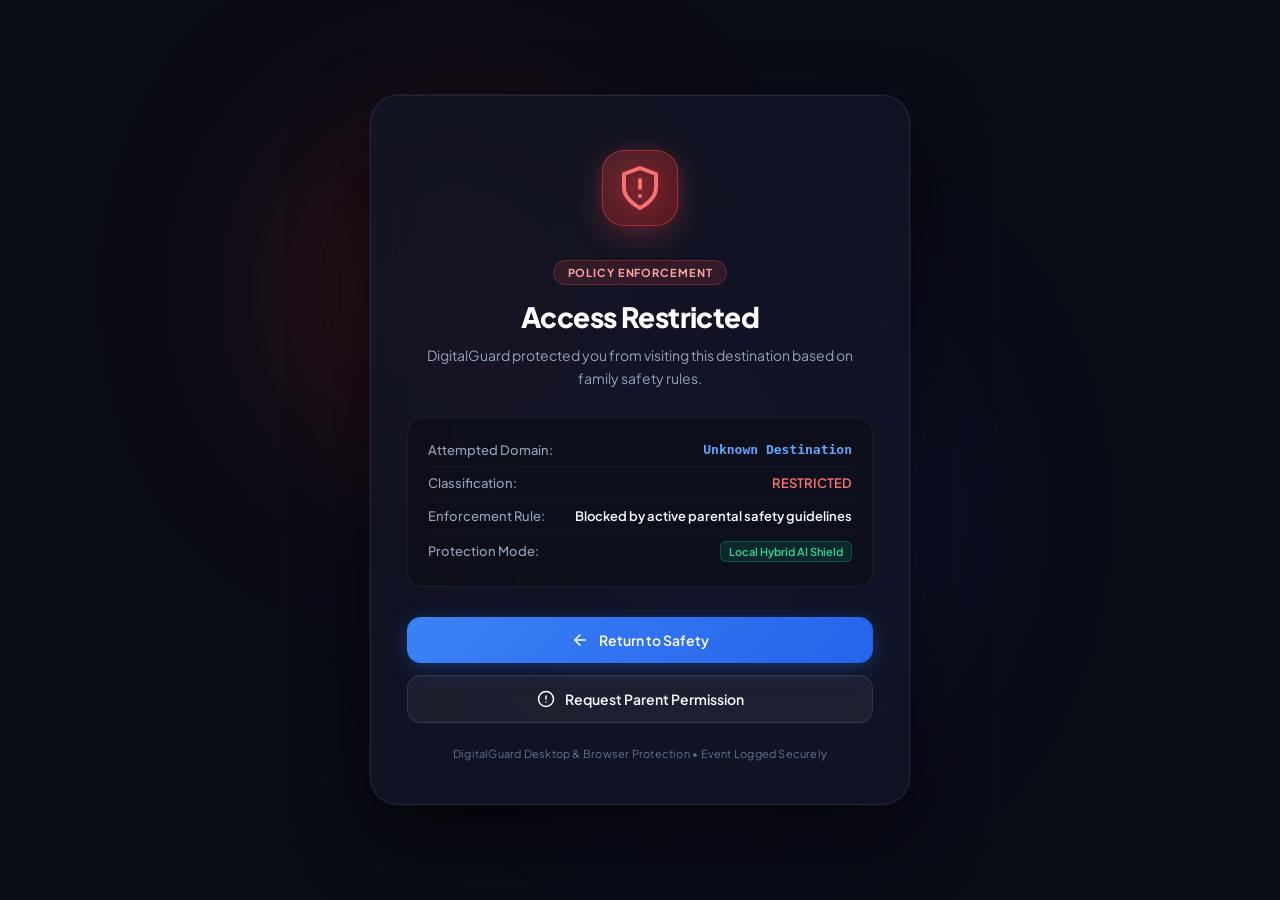
<file: PROJECT/digitalguard/browser-extension/content/blocked.html>
<!DOCTYPE html>
<html lang="en">
<head>
  <meta charset="UTF-8">
  <meta name="viewport" content="width=device-width, initial-scale=1.0">
  <title>DigitalGuard — Access Blocked</title>
  <link rel="stylesheet" href="blocked.css">
  <link rel="preconnect" href="https://fonts.googleapis.com">
  <link rel="preconnect" href="https://fonts.gstatic.com" crossorigin>
  <link href="https://fonts.googleapis.com/css2?family=Plus+Jakarta+Sans:wght@400;500;600;700;800&display=swap" rel="stylesheet">
</head>
<body>
  <div class="background-mesh">
    <div class="glow-orb orb-1"></div>
    <div class="glow-orb orb-2"></div>
  </div>

  <main class="blocked-container">
    <div class="shield-badge">
      <div class="shield-halo"></div>
      <div class="shield-icon">
        <svg width="48" height="48" viewBox="0 0 24 24" fill="none" stroke="currentColor" stroke-width="2" stroke-linecap="round" stroke-linejoin="round">
          <path d="M12 22s8-4 8-10V5l-8-3-8 3v7c0 6 8 10 8 10z"/>
          <path d="M12 8v4"/>
          <path d="M12 16h.01"/>
        </svg>
      </div>
    </div>

    <div class="header-section">
      <span class="status-pill" id="threatPill">POLICY ENFORCEMENT</span>
      <h1 class="main-title">Access Restricted</h1>
      <p class="subtitle">DigitalGuard protected you from visiting this destination based on family safety rules.</p>
    </div>

    <div class="details-card">
      <div class="detail-row">
        <span class="detail-label">Attempted Domain:</span>
        <span class="detail-value domain-text" id="domainText">domain.com</span>
      </div>
      <div class="detail-row">
        <span class="detail-label">Classification:</span>
        <span class="detail-value highlight-category" id="categoryText">Adult / Unsafe</span>
      </div>
      <div class="detail-row" id="reasonRow">
        <span class="detail-label">Enforcement Rule:</span>
        <span class="detail-value" id="reasonText">Blocked by parental security policy</span>
      </div>
      <div class="detail-row">
        <span class="detail-label">Protection Mode:</span>
        <span class="detail-value badge-local">Local Hybrid AI Shield</span>
      </div>
    </div>

    <div class="actions-section">
      <button class="btn btn-primary" id="btnBack">
        <svg width="18" height="18" viewBox="0 0 24 24" fill="none" stroke="currentColor" stroke-width="2" stroke-linecap="round" stroke-linejoin="round">
          <line x1="19" y1="12" x2="5" y2="12"></line>
          <polyline points="12 19 5 12 12 5"></polyline>
        </svg>
        Return to Safety
      </button>

      <button class="btn btn-secondary" id="btnRequestAccess">
        <svg width="18" height="18" viewBox="0 0 24 24" fill="none" stroke="currentColor" stroke-width="2" stroke-linecap="round" stroke-linejoin="round">
          <circle cx="12" cy="12" r="10"></circle>
          <line x1="12" y1="8" x2="12" y2="12"></line>
          <line x1="12" y1="16" x2="12.01" y2="16"></line>
        </svg>
        Request Parent Permission
      </button>
    </div>

    <div id="requestSentAlert" class="request-feedback" style="display: none;">
      <svg width="16" height="16" viewBox="0 0 24 24" fill="none" stroke="#10b981" stroke-width="2">
        <polyline points="20 6 9 17 4 12"></polyline>
      </svg>
      <span>Notification dispatched to your parent's DigitalGuard dashboard.</span>
    </div>

    <footer class="footer-note">
      <span>DigitalGuard Desktop & Browser Protection &bull; Event Logged Securely</span>
    </footer>
  </main>

  <script>
    // Extract parameters from URL
    const params = new URLSearchParams(window.location.search);
    const domain = params.get('domain') || 'Unknown Destination';
    const category = params.get('category') || 'Restricted';
    const reason = params.get('reason') || 'Blocked by active parental safety guidelines';

    document.getElementById('domainText').textContent = domain;
    document.getElementById('categoryText').textContent = category.toUpperCase();
    document.getElementById('reasonText').textContent = reason;

    if (category.toLowerCase().includes('phish') || category.toLowerCase().includes('malware')) {
      const pill = document.getElementById('threatPill');
      pill.textContent = 'CRITICAL THREAT DETECTED';
      pill.classList.add('pill-threat');
    }

    document.getElementById('btnBack').addEventListener('click', () => {
      if (window.history.length > 1) {
        window.history.back();
      } else {
        window.location.href = 'https://www.google.com';
      }
    });

    document.getElementById('btnRequestAccess').addEventListener('click', () => {
      const btn = document.getElementById('btnRequestAccess');
      btn.disabled = true;
      btn.textContent = 'Requesting...';
      setTimeout(() => {
        btn.style.display = 'none';
        document.getElementById('requestSentAlert').style.display = 'flex';
      }, 700);
    });
  </script>
</body>
</html>
</file>
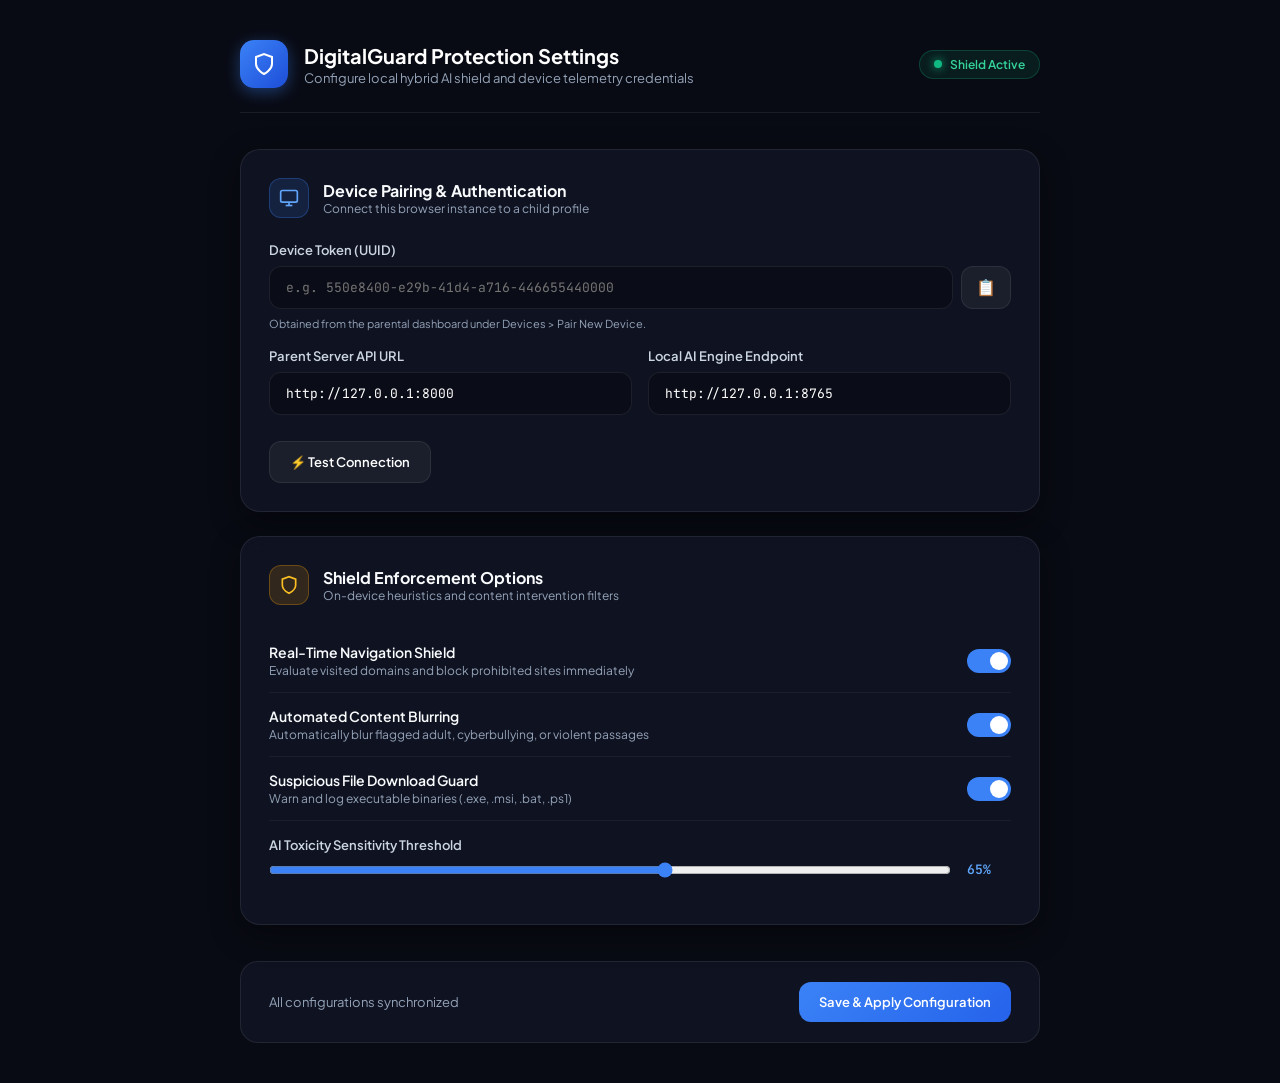
<file: PROJECT/digitalguard/browser-extension/options/options.html>
<!DOCTYPE html>
<html lang="en">
<head>
  <meta charset="UTF-8">
  <meta name="viewport" content="width=device-width, initial-scale=1.0">
  <title>DigitalGuard — Extension Settings</title>
  <link rel="stylesheet" href="options.css">
  <link rel="preconnect" href="https://fonts.googleapis.com">
  <link rel="preconnect" href="https://fonts.gstatic.com" crossorigin>
  <link href="https://fonts.googleapis.com/css2?family=Plus+Jakarta+Sans:wght@400;500;600;700;800&family=JetBrains+Mono:wght@400;600&display=swap" rel="stylesheet">
</head>
<body>
  <div class="layout-wrapper">
    <header class="settings-header">
      <div class="brand">
        <div class="brand-badge">
          <svg width="24" height="24" viewBox="0 0 24 24" fill="none" stroke="currentColor" stroke-width="2">
            <path d="M12 22s8-4 8-10V5l-8-3-8 3v7c0 6 8 10 8 10z"/>
          </svg>
        </div>
        <div>
          <h1>DigitalGuard Protection Settings</h1>
          <p>Configure local hybrid AI shield and device telemetry credentials</p>
        </div>
      </div>
      <div class="status-indicator-box">
        <span class="pulse-dot" id="systemPulse"></span>
        <span id="systemStatusText">Shield Active</span>
      </div>
    </header>

    <main class="settings-grid">
      <!-- Device Pairing -->
      <section class="card">
        <div class="card-header">
          <div class="card-icon blue">
            <svg width="20" height="20" viewBox="0 0 24 24" fill="none" stroke="currentColor" stroke-width="2">
              <rect x="2" y="3" width="20" height="14" rx="2" ry="2"></rect>
              <line x1="8" y1="21" x2="16" y2="21"></line>
              <line x1="12" y1="17" x2="12" y2="21"></line>
            </svg>
          </div>
          <div>
            <h2>Device Pairing & Authentication</h2>
            <p>Connect this browser instance to a child profile</p>
          </div>
        </div>

        <div class="form-group">
          <label for="deviceToken">Device Token (UUID)</label>
          <div class="input-wrapper">
            <input type="text" id="deviceToken" placeholder="e.g. 550e8400-e29b-41d4-a716-446655440000" spellcheck="false">
            <button class="icon-action-btn" id="btnPasteToken" title="Paste from clipboard">📋</button>
          </div>
          <span class="helper-text">Obtained from the parental dashboard under Devices &gt; Pair New Device.</span>
        </div>

        <div class="form-row">
          <div class="form-group flex-1">
            <label for="apiBaseUrl">Parent Server API URL</label>
            <input type="text" id="apiBaseUrl" value="http://127.0.0.1:8000">
          </div>
          <div class="form-group flex-1">
            <label for="aiEngineUrl">Local AI Engine Endpoint</label>
            <input type="text" id="aiEngineUrl" value="http://127.0.0.1:8765">
          </div>
        </div>

        <button class="btn btn-outline" id="btnTestConnection">
          <span>⚡ Test Connection</span>
        </button>
        <div id="connResult" class="conn-banner" style="display: none;"></div>
      </section>

      <!-- Protection Policies -->
      <section class="card">
        <div class="card-header">
          <div class="card-icon amber">
            <svg width="20" height="20" viewBox="0 0 24 24" fill="none" stroke="currentColor" stroke-width="2">
              <path d="M12 22s8-4 8-10V5l-8-3-8 3v7c0 6 8 10 8 10z"/>
            </svg>
          </div>
          <div>
            <h2>Shield Enforcement Options</h2>
            <p>On-device heuristics and content intervention filters</p>
          </div>
        </div>

        <div class="toggle-row">
          <div class="toggle-info">
            <span class="toggle-label">Real-Time Navigation Shield</span>
            <span class="toggle-desc">Evaluate visited domains and block prohibited sites immediately</span>
          </div>
          <label class="switch">
            <input type="checkbox" id="toggleProtection" checked>
            <span class="slider"></span>
          </label>
        </div>

        <div class="toggle-row">
          <div class="toggle-info">
            <span class="toggle-label">Automated Content Blurring</span>
            <span class="toggle-desc">Automatically blur flagged adult, cyberbullying, or violent passages</span>
          </div>
          <label class="switch">
            <input type="checkbox" id="toggleBlur" checked>
            <span class="slider"></span>
          </label>
        </div>

        <div class="toggle-row">
          <div class="toggle-info">
            <span class="toggle-label">Suspicious File Download Guard</span>
            <span class="toggle-desc">Warn and log executable binaries (.exe, .msi, .bat, .ps1)</span>
          </div>
          <label class="switch">
            <input type="checkbox" id="toggleDownloads" checked>
            <span class="slider"></span>
          </label>
        </div>

        <div class="form-group" style="margin-top: 16px;">
          <label for="aiSensitivity">AI Toxicity Sensitivity Threshold</label>
          <div class="range-wrapper">
            <input type="range" id="aiSensitivity" min="0.3" max="0.9" step="0.05" value="0.65">
            <span class="range-val" id="sensitivityVal">65%</span>
          </div>
        </div>
      </section>
    </main>

    <footer class="actions-bar">
      <div class="save-status" id="saveStatusText">All configurations synchronized</div>
      <button class="btn btn-primary" id="btnSaveConfig">
        Save & Apply Configuration
      </button>
    </footer>
  </div>

  <script src="options.js"></script>
</body>
</html>
</file>
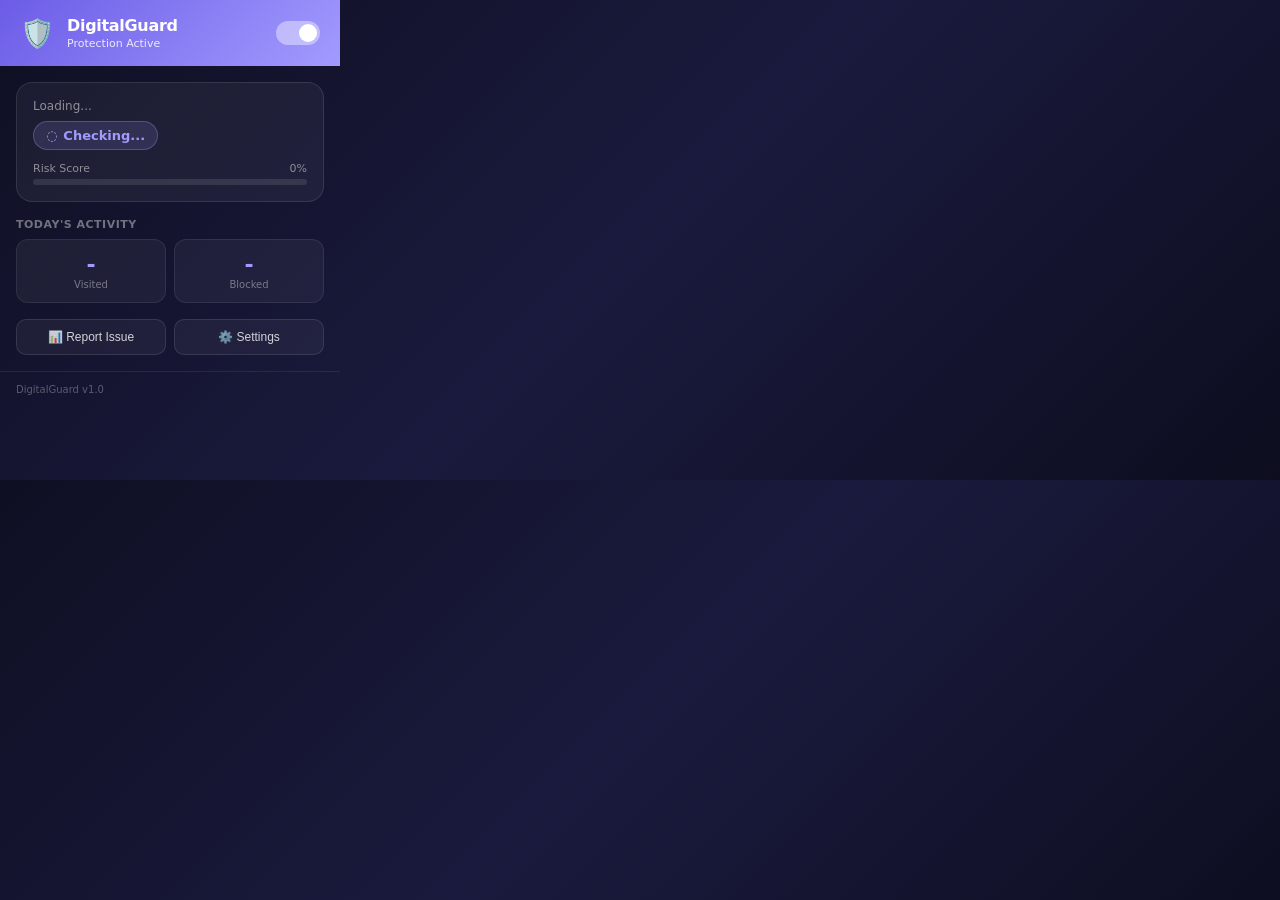
<file: PROJECT/digitalguard/browser-extension/popup/popup.html>
<!DOCTYPE html>
<html lang="en">
<head>
  <meta charset="UTF-8">
  <meta name="viewport" content="width=device-width, initial-scale=1.0">
  <title>DigitalGuard</title>
  <style>
    * { margin: 0; padding: 0; box-sizing: border-box; }
    body {
      width: 340px;
      min-height: 480px;
      font-family: -apple-system, BlinkMacSystemFont, 'Segoe UI', system-ui, sans-serif;
      background: linear-gradient(135deg, #0f0f23 0%, #1a1a3e 50%, #0d0d1f 100%);
      color: #fff;
    }

    .header {
      background: linear-gradient(135deg, #6c5ce7, #a29bfe);
      padding: 16px 20px;
      display: flex;
      align-items: center;
      gap: 12px;
    }
    .header-logo { font-size: 28px; }
    .header-text h1 { font-size: 16px; font-weight: 700; letter-spacing: -0.3px; }
    .header-text p { font-size: 11px; opacity: 0.85; margin-top: 2px; }
    .header-toggle {
      margin-left: auto;
      width: 44px; height: 24px;
      background: rgba(255,255,255,0.2);
      border-radius: 12px;
      cursor: pointer;
      position: relative;
      transition: background 0.3s;
      border: none;
    }
    .header-toggle.on { background: rgba(255,255,255,0.4); }
    .header-toggle::after {
      content: '';
      position: absolute;
      top: 3px; left: 3px;
      width: 18px; height: 18px;
      background: #fff;
      border-radius: 50%;
      transition: transform 0.3s;
    }
    .header-toggle.on::after { transform: translateX(20px); }

    .status-card {
      margin: 16px;
      background: rgba(255,255,255,0.05);
      border: 1px solid rgba(255,255,255,0.1);
      border-radius: 16px;
      padding: 16px;
    }
    .status-url {
      font-size: 12px;
      color: rgba(255,255,255,0.5);
      margin-bottom: 8px;
      overflow: hidden;
      text-overflow: ellipsis;
      white-space: nowrap;
    }
    .status-badge {
      display: inline-flex;
      align-items: center;
      gap: 6px;
      padding: 6px 12px;
      border-radius: 20px;
      font-size: 13px;
      font-weight: 600;
    }
    .status-badge.safe { background: rgba(0,212,136,0.15); color: #00d488; border: 1px solid rgba(0,212,136,0.3); }
    .status-badge.warning { background: rgba(253,203,110,0.15); color: #fdcb6e; border: 1px solid rgba(253,203,110,0.3); }
    .status-badge.blocked { background: rgba(255,107,53,0.15); color: #ff6b35; border: 1px solid rgba(255,107,53,0.3); }
    .status-badge.checking { background: rgba(162,155,254,0.15); color: #a29bfe; border: 1px solid rgba(162,155,254,0.3); }
    .risk-bar-wrap { margin-top: 12px; }
    .risk-bar-label { font-size: 11px; color: rgba(255,255,255,0.5); margin-bottom: 4px; display: flex; justify-content: space-between; }
    .risk-bar { height: 6px; background: rgba(255,255,255,0.1); border-radius: 3px; overflow: hidden; }
    .risk-bar-fill { height: 100%; border-radius: 3px; transition: width 0.5s ease; }
    .risk-low .risk-bar-fill { background: linear-gradient(90deg, #00d488, #00b894); }
    .risk-med .risk-bar-fill { background: linear-gradient(90deg, #fdcb6e, #e17055); }
    .risk-high .risk-bar-fill { background: linear-gradient(90deg, #ff6b35, #d63031); }

    .section { margin: 0 16px 16px; }
    .section-title {
      font-size: 11px;
      font-weight: 600;
      letter-spacing: 0.5px;
      text-transform: uppercase;
      color: rgba(255,255,255,0.4);
      margin-bottom: 8px;
    }
    .stat-row {
      display: grid;
      grid-template-columns: 1fr 1fr;
      gap: 8px;
    }
    .stat-item {
      background: rgba(255,255,255,0.05);
      border: 1px solid rgba(255,255,255,0.08);
      border-radius: 12px;
      padding: 12px;
      text-align: center;
    }
    .stat-value { font-size: 22px; font-weight: 700; color: #a29bfe; }
    .stat-label { font-size: 10px; color: rgba(255,255,255,0.4); margin-top: 2px; }

    .action-row { display: flex; gap: 8px; margin: 0 16px 16px; }
    .action-btn {
      flex: 1;
      padding: 10px;
      border: 1px solid rgba(255,255,255,0.1);
      border-radius: 10px;
      background: rgba(255,255,255,0.05);
      color: rgba(255,255,255,0.8);
      font-size: 12px;
      cursor: pointer;
      transition: all 0.2s;
      text-align: center;
    }
    .action-btn:hover { background: rgba(108,92,231,0.2); border-color: rgba(108,92,231,0.4); color: #fff; }

    .footer {
      padding: 12px 16px;
      border-top: 1px solid rgba(255,255,255,0.08);
      display: flex;
      justify-content: space-between;
      align-items: center;
    }
    .footer-text { font-size: 10px; color: rgba(255,255,255,0.3); }
    .mock-badge {
      background: rgba(253,203,110,0.15);
      color: #fdcb6e;
      border: 1px solid rgba(253,203,110,0.3);
      padding: 2px 8px;
      border-radius: 10px;
      font-size: 10px;
      font-weight: 600;
    }
  </style>
</head>
<body>
  <div class="header">
    <div class="header-logo">🛡️</div>
    <div class="header-text">
      <h1>DigitalGuard</h1>
      <p id="protection-label">Protection Active</p>
    </div>
    <button class="header-toggle on" id="toggle-protection" title="Toggle protection"></button>
  </div>

  <div class="status-card">
    <div class="status-url" id="current-url">Loading...</div>
    <div class="status-badge checking" id="status-badge">
      <span id="status-icon">◌</span>
      <span id="status-text">Checking...</span>
    </div>
    <div class="risk-bar-wrap">
      <div class="risk-bar-label">
        <span>Risk Score</span>
        <span id="risk-score-label">0%</span>
      </div>
      <div class="risk-bar risk-low" id="risk-bar-container">
        <div class="risk-bar-fill" id="risk-bar-fill" style="width: 0%"></div>
      </div>
    </div>
  </div>

  <div class="section">
    <div class="section-title">Today's Activity</div>
    <div class="stat-row">
      <div class="stat-item">
        <div class="stat-value" id="stat-visited">-</div>
        <div class="stat-label">Visited</div>
      </div>
      <div class="stat-item">
        <div class="stat-value" id="stat-blocked">-</div>
        <div class="stat-label">Blocked</div>
      </div>
    </div>
  </div>

  <div class="action-row">
    <button class="action-btn" id="btn-report">📊 Report Issue</button>
    <button class="action-btn" id="btn-settings">⚙️ Settings</button>
  </div>

  <div class="footer">
    <span class="footer-text">DigitalGuard v1.0</span>
    <span class="mock-badge" id="inference-mode-badge" style="display:none">⚠️ MOCK</span>
  </div>

  <script src="popup.js"></script>
</body>
</html>
</file>
<file: PROJECT/digitalguard/browser-extension/content/blocked.css>
:root {
  --bg-primary: #0a0c16;
  --bg-card: rgba(18, 22, 38, 0.85);
  --border-color: rgba(255, 255, 255, 0.08);
  --accent-red: #ef4444;
  --accent-glow: rgba(239, 68, 68, 0.25);
  --accent-amber: #f59e0b;
  --accent-blue: #3b82f6;
  --text-main: #f8fafc;
  --text-muted: #94a3b8;
  --font-family: 'Plus Jakarta Sans', -apple-system, BlinkMacSystemFont, sans-serif;
}

* {
  box-sizing: border-box;
  margin: 0;
  padding: 0;
}

body {
  background-color: var(--bg-primary);
  color: var(--text-main);
  font-family: var(--font-family);
  min-height: 100vh;
  display: flex;
  align-items: center;
  justify-content: center;
  padding: 24px;
  position: relative;
  overflow: hidden;
}

.background-mesh {
  position: fixed;
  inset: 0;
  pointer-events: none;
  z-index: 0;
}

.glow-orb {
  position: absolute;
  border-radius: 50%;
  filter: blur(120px);
  opacity: 0.45;
}

.orb-1 {
  top: 10%;
  left: 20%;
  width: 400px;
  height: 400px;
  background: radial-gradient(circle, #dc2626, transparent 70%);
}

.orb-2 {
  bottom: 15%;
  right: 25%;
  width: 500px;
  height: 500px;
  background: radial-gradient(circle, #4f46e5, transparent 70%);
}

.blocked-container {
  position: relative;
  z-index: 1;
  max-width: 540px;
  width: 100%;
  background: var(--bg-card);
  border: 1px solid var(--border-color);
  backdrop-filter: blur(24px);
  -webkit-backdrop-filter: blur(24px);
  border-radius: 28px;
  padding: 44px 36px;
  box-shadow: 0 30px 80px -10px rgba(0, 0, 0, 0.7),
              0 0 0 1px rgba(255, 255, 255, 0.05);
  text-align: center;
  animation: modalFadeIn 0.5s cubic-bezier(0.16, 1, 0.3, 1);
}

@keyframes modalFadeIn {
  from {
    opacity: 0;
    transform: translateY(20px) scale(0.97);
  }
  to {
    opacity: 1;
    transform: translateY(0) scale(1);
  }
}

.shield-badge {
  position: relative;
  width: 96px;
  height: 96px;
  margin: 0 auto 24px;
  display: flex;
  align-items: center;
  justify-content: center;
}

.shield-halo {
  position: absolute;
  inset: 0;
  border-radius: 50%;
  background: radial-gradient(circle, rgba(239, 68, 68, 0.3) 0%, transparent 70%);
  animation: pulseGlow 2.5s infinite ease-in-out;
}

@keyframes pulseGlow {
  0%, 100% { transform: scale(1); opacity: 0.5; }
  50% { transform: scale(1.2); opacity: 0.9; }
}

.shield-icon {
  position: relative;
  width: 76px;
  height: 76px;
  border-radius: 22px;
  background: linear-gradient(135deg, rgba(239, 68, 68, 0.25), rgba(185, 28, 28, 0.4));
  border: 1px solid rgba(239, 68, 68, 0.5);
  display: flex;
  align-items: center;
  justify-content: center;
  color: #f87171;
  box-shadow: 0 8px 30px rgba(239, 68, 68, 0.3);
}

.status-pill {
  display: inline-block;
  font-size: 11px;
  font-weight: 700;
  letter-spacing: 0.08em;
  padding: 5px 14px;
  border-radius: 9999px;
  background: rgba(239, 68, 68, 0.15);
  color: #fca5a5;
  border: 1px solid rgba(239, 68, 68, 0.3);
  margin-bottom: 14px;
}

.status-pill.pill-threat {
  background: rgba(220, 38, 38, 0.25);
  color: #fecaca;
  border-color: #ef4444;
  box-shadow: 0 0 16px rgba(239, 68, 68, 0.4);
}

.main-title {
  font-size: 28px;
  font-weight: 800;
  letter-spacing: -0.02em;
  margin-bottom: 10px;
  color: #ffffff;
}

.subtitle {
  font-size: 14px;
  line-height: 1.6;
  color: var(--text-muted);
  margin-bottom: 28px;
}

.details-card {
  background: rgba(10, 12, 22, 0.6);
  border: 1px solid rgba(255, 255, 255, 0.06);
  border-radius: 16px;
  padding: 16px 20px;
  margin-bottom: 30px;
  text-align: left;
}

.detail-row {
  display: flex;
  justify-content: space-between;
  align-items: center;
  padding: 8px 0;
  font-size: 13px;
  border-bottom: 1px solid rgba(255, 255, 255, 0.04);
}

.detail-row:last-child {
  border-bottom: none;
}

.detail-label {
  color: var(--text-muted);
  font-weight: 500;
}

.detail-value {
  color: var(--text-main);
  font-weight: 600;
}

.domain-text {
  font-family: 'SF Mono', Consolas, Monaco, monospace;
  color: #60a5fa;
  word-break: break-all;
}

.highlight-category {
  color: #f87171;
}

.badge-local {
  background: rgba(16, 185, 129, 0.15);
  color: #34d399;
  border: 1px solid rgba(16, 185, 129, 0.3);
  padding: 3px 8px;
  border-radius: 6px;
  font-size: 11px;
}

.actions-section {
  display: flex;
  flex-direction: column;
  gap: 12px;
  margin-bottom: 24px;
}

.btn {
  display: inline-flex;
  align-items: center;
  justify-content: center;
  gap: 10px;
  padding: 14px 20px;
  border-radius: 14px;
  font-family: var(--font-family);
  font-size: 14px;
  font-weight: 600;
  cursor: pointer;
  transition: all 0.2s ease;
  border: none;
  outline: none;
  width: 100%;
}

.btn-primary {
  background: linear-gradient(135deg, #3b82f6, #2563eb);
  color: #ffffff;
  box-shadow: 0 4px 20px rgba(37, 99, 235, 0.35);
}

.btn-primary:hover {
  transform: translateY(-2px);
  box-shadow: 0 6px 24px rgba(37, 99, 235, 0.45);
}

.btn-secondary {
  background: rgba(255, 255, 255, 0.05);
  color: var(--text-main);
  border: 1px solid rgba(255, 255, 255, 0.1);
}

.btn-secondary:hover {
  background: rgba(255, 255, 255, 0.09);
  border-color: rgba(255, 255, 255, 0.2);
}

.request-feedback {
  display: flex;
  align-items: center;
  justify-content: center;
  gap: 8px;
  padding: 12px;
  background: rgba(16, 185, 129, 0.1);
  border: 1px solid rgba(16, 185, 129, 0.3);
  border-radius: 10px;
  color: #34d399;
  font-size: 12px;
  font-weight: 500;
  margin-bottom: 20px;
}

.footer-note {
  font-size: 11px;
  color: #64748b;
  letter-spacing: 0.02em;
}
</file>
<file: PROJECT/digitalguard/browser-extension/options/options.css>
:root {
  --bg-dark: #090b14;
  --bg-card: rgba(18, 22, 38, 0.75);
  --border: rgba(255, 255, 255, 0.08);
  --border-focus: rgba(59, 130, 246, 0.6);
  --primary: #3b82f6;
  --primary-hover: #2563eb;
  --text-main: #f8fafc;
  --text-muted: #94a3b8;
  --success: #10b981;
  --danger: #ef4444;
  --amber: #f59e0b;
  --font: 'Plus Jakarta Sans', sans-serif;
  --mono: 'JetBrains Mono', monospace;
}

* {
  box-sizing: border-box;
  margin: 0;
  padding: 0;
}

body {
  background: var(--bg-dark);
  color: var(--text-main);
  font-family: var(--font);
  min-height: 100vh;
  padding: 40px 24px;
}

.layout-wrapper {
  max-width: 800px;
  margin: 0 auto;
}

.settings-header {
  display: flex;
  justify-content: space-between;
  align-items: center;
  margin-bottom: 36px;
  padding-bottom: 24px;
  border-bottom: 1px solid var(--border);
}

.brand {
  display: flex;
  align-items: center;
  gap: 16px;
}

.brand-badge {
  width: 48px;
  height: 48px;
  border-radius: 14px;
  background: linear-gradient(135deg, #3b82f6, #1d4ed8);
  display: flex;
  align-items: center;
  justify-content: center;
  color: #fff;
  box-shadow: 0 4px 16px rgba(59, 130, 246, 0.4);
}

.brand h1 {
  font-size: 20px;
  font-weight: 700;
  color: #fff;
}

.brand p {
  font-size: 13px;
  color: var(--text-muted);
  margin-top: 2px;
}

.status-indicator-box {
  display: flex;
  align-items: center;
  gap: 8px;
  background: rgba(16, 185, 129, 0.1);
  border: 1px solid rgba(16, 185, 129, 0.25);
  padding: 6px 14px;
  border-radius: 9999px;
  font-size: 12px;
  font-weight: 600;
  color: #34d399;
}

.pulse-dot {
  width: 8px;
  height: 8px;
  border-radius: 50%;
  background: #10b981;
  box-shadow: 0 0 10px #10b981;
}

.settings-grid {
  display: flex;
  flex-direction: column;
  gap: 24px;
  margin-bottom: 36px;
}

.card {
  background: var(--bg-card);
  border: 1px solid var(--border);
  backdrop-filter: blur(16px);
  border-radius: 20px;
  padding: 28px;
  box-shadow: 0 10px 30px rgba(0, 0, 0, 0.4);
}

.card-header {
  display: flex;
  align-items: center;
  gap: 14px;
  margin-bottom: 24px;
}

.card-icon {
  width: 40px;
  height: 40px;
  border-radius: 12px;
  display: flex;
  align-items: center;
  justify-content: center;
}

.card-icon.blue {
  background: rgba(59, 130, 246, 0.15);
  color: #60a5fa;
  border: 1px solid rgba(59, 130, 246, 0.3);
}

.card-icon.amber {
  background: rgba(245, 158, 11, 0.15);
  color: #fbbf24;
  border: 1px solid rgba(245, 158, 11, 0.3);
}

.card-header h2 {
  font-size: 16px;
  font-weight: 700;
}

.card-header p {
  font-size: 12px;
  color: var(--text-muted);
}

.form-group {
  display: flex;
  flex-direction: column;
  gap: 8px;
  margin-bottom: 18px;
}

.form-group label {
  font-size: 13px;
  font-weight: 600;
  color: #cbd5e1;
}

.input-wrapper {
  display: flex;
  gap: 8px;
}

input[type="text"] {
  width: 100%;
  padding: 12px 16px;
  background: rgba(10, 12, 22, 0.8);
  border: 1px solid var(--border);
  border-radius: 12px;
  color: #fff;
  font-family: var(--mono);
  font-size: 13px;
  outline: none;
  transition: border-color 0.2s;
}

input[type="text"]:focus {
  border-color: var(--border-focus);
}

.icon-action-btn {
  padding: 0 14px;
  background: rgba(255, 255, 255, 0.05);
  border: 1px solid var(--border);
  border-radius: 12px;
  cursor: pointer;
  color: #fff;
  font-size: 16px;
}

.icon-action-btn:hover {
  background: rgba(255, 255, 255, 0.1);
}

.helper-text {
  font-size: 11px;
  color: var(--text-muted);
}

.form-row {
  display: flex;
  gap: 16px;
}

.flex-1 {
  flex: 1;
}

.toggle-row {
  display: flex;
  justify-content: space-between;
  align-items: center;
  padding: 14px 0;
  border-bottom: 1px solid rgba(255, 255, 255, 0.05);
}

.toggle-row:last-of-type {
  border-bottom: none;
}

.toggle-label {
  display: block;
  font-size: 14px;
  font-weight: 600;
}

.toggle-desc {
  display: block;
  font-size: 12px;
  color: var(--text-muted);
  margin-top: 2px;
}

/* Switch Styles */
.switch {
  position: relative;
  display: inline-block;
  width: 44px;
  height: 24px;
}

.switch input {
  opacity: 0;
  width: 0;
  height: 0;
}

.slider {
  position: absolute;
  cursor: pointer;
  inset: 0;
  background-color: rgba(255, 255, 255, 0.15);
  transition: 0.3s cubic-bezier(0.4, 0, 0.2, 1);
  border-radius: 9999px;
}

.slider:before {
  position: absolute;
  content: "";
  height: 18px;
  width: 18px;
  left: 3px;
  bottom: 3px;
  background-color: white;
  transition: 0.3s cubic-bezier(0.4, 0, 0.2, 1);
  border-radius: 50%;
}

input:checked + .slider {
  background-color: var(--primary);
}

input:checked + .slider:before {
  transform: translateX(20px);
}

.range-wrapper {
  display: flex;
  align-items: center;
  gap: 16px;
}

input[type="range"] {
  flex: 1;
  accent-color: var(--primary);
}

.range-val {
  font-family: var(--mono);
  font-size: 13px;
  font-weight: 600;
  color: #60a5fa;
  min-width: 44px;
}

.btn {
  display: inline-flex;
  align-items: center;
  justify-content: center;
  gap: 8px;
  padding: 12px 20px;
  border-radius: 12px;
  font-family: var(--font);
  font-size: 13px;
  font-weight: 600;
  cursor: pointer;
  transition: all 0.2s;
  border: none;
}

.btn-primary {
  background: linear-gradient(135deg, #3b82f6, #2563eb);
  color: #fff;
}

.btn-primary:hover {
  opacity: 0.92;
  transform: translateY(-1px);
}

.btn-outline {
  background: rgba(255, 255, 255, 0.05);
  border: 1px solid var(--border);
  color: #fff;
  margin-top: 8px;
}

.btn-outline:hover {
  background: rgba(255, 255, 255, 0.1);
}

.conn-banner {
  margin-top: 14px;
  padding: 12px 16px;
  border-radius: 10px;
  font-size: 12px;
  font-weight: 500;
}

.conn-banner.testing {
  background: rgba(59, 130, 246, 0.1);
  border: 1px solid rgba(59, 130, 246, 0.25);
  color: #93c5fd;
}

.conn-banner.success {
  background: rgba(16, 185, 129, 0.1);
  border: 1px solid rgba(16, 185, 129, 0.25);
  color: #34d399;
}

.conn-banner.error {
  background: rgba(239, 68, 68, 0.1);
  border: 1px solid rgba(239, 68, 68, 0.25);
  color: #f87171;
}

.actions-bar {
  display: flex;
  justify-content: space-between;
  align-items: center;
  padding: 20px 28px;
  background: var(--bg-card);
  border: 1px solid var(--border);
  border-radius: 18px;
}

.save-status {
  font-size: 13px;
  color: var(--text-muted);
}
</file>
